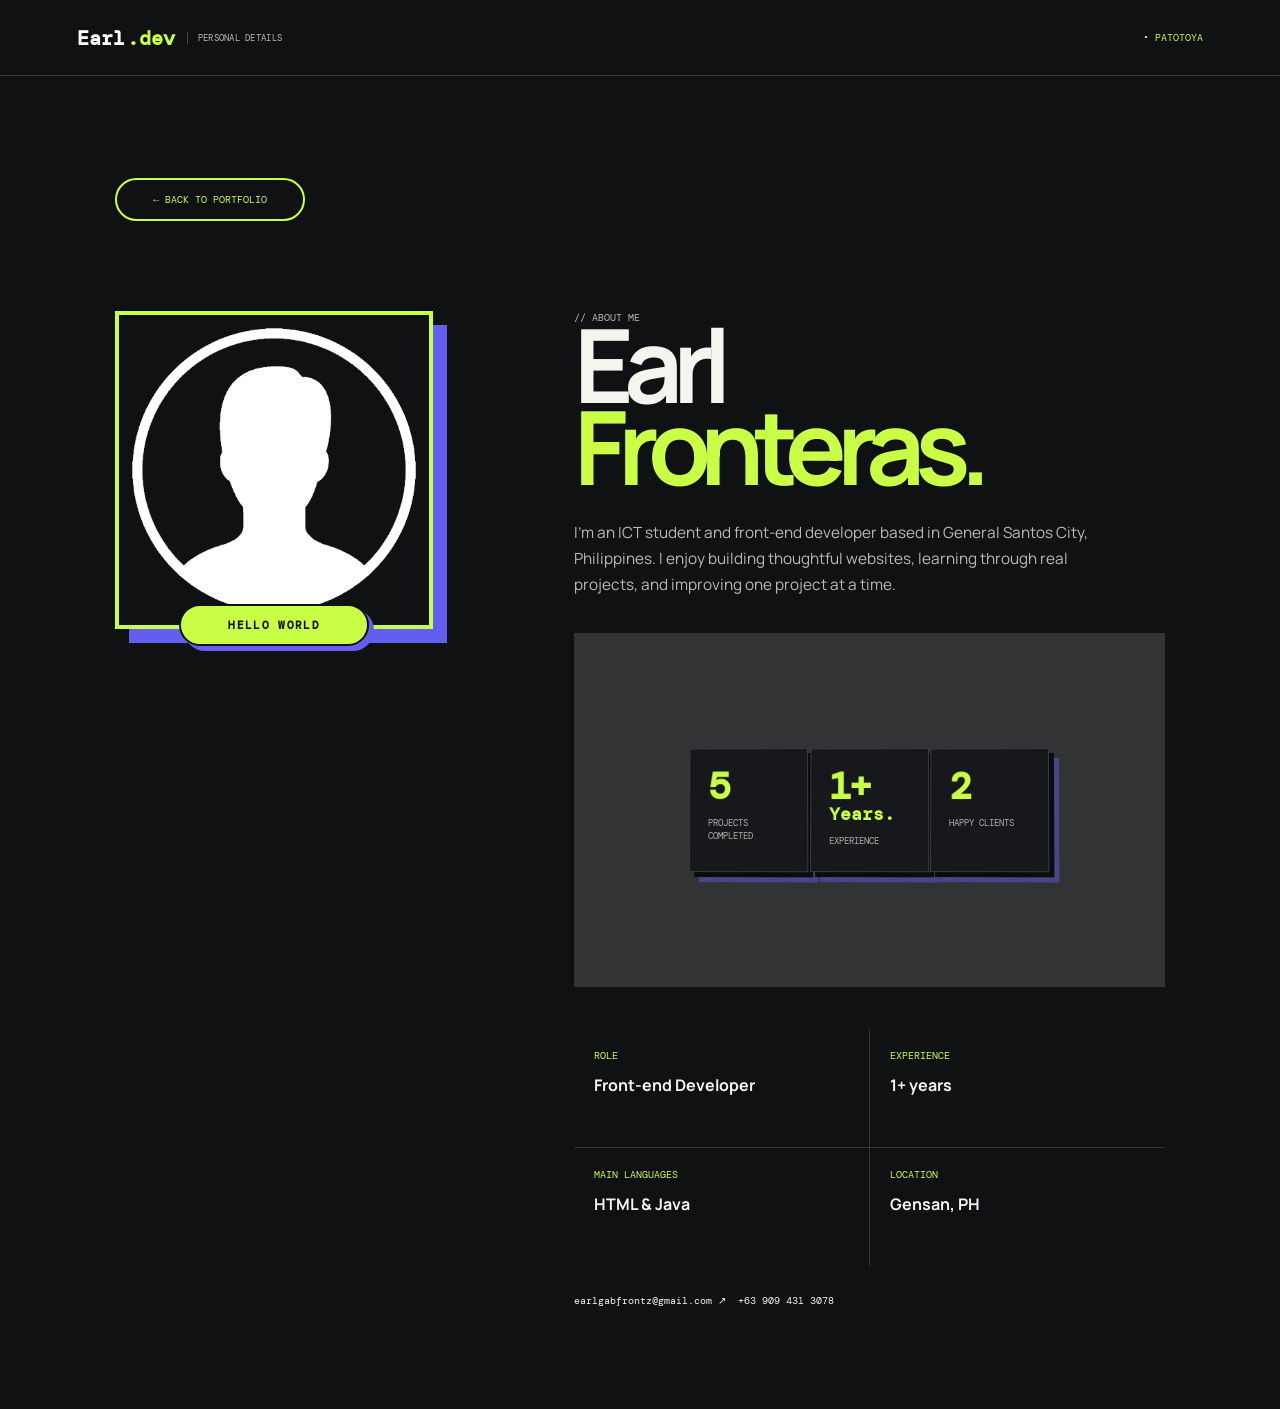
<file: personal-details.html>
<!doctype hphiptml>
<html lang="en">
<head>
  <meta charset="UTF-8">
  <meta name="viewport" content="width=device-width,initial-scale=1">
  <title>Personal Details | </title>
  <link rel="preconnect" href="https://fonts.googleapis.com">
  <link rel="preconnect" href="https://fonts.gstatic.com" crossorigin>
  <link href="https://fonts.googleapis.com/css2?family=DM+Mono:wght@400;500&family=Manrope:wght@400;600;700;800&display=swap" rel="stylesheet">
  <link rel="stylesheet" href="style.css">
  <style>
    body::after{content:"";position:fixed;z-index:100;inset:0;background:#c9ff45;transform:translateX(-101%);transition:transform .42s cubic-bezier(.76,0,.24,1);pointer-events:none}
    body.page-leaving::after,body.page-entering::after{transform:translateX(0)}
    body.page-leaving header,body.page-leaving main{opacity:0;transform:translateY(-12px);transition:opacity .25s ease,transform .25s ease}
    .details-page .back-link{justify-content:center;min-width:190px;padding:13px 18px;border:2px solid #c9ff45;border-radius:999px;transition:background .22s ease,color .22s ease,transform .25s cubic-bezier(.16,1,.3,1),box-shadow .25s ease}
    .details-page .back-link:hover,.details-page .back-link:focus-visible{background:#c9ff45;color:#101113;text-decoration:none;transform:translateX(-5px) scale(1.06);box-shadow:0 0 22px rgba(201,255,69,.55)}
  </style>
</head>
<body class="details-page page-entering">
  <header>
    <a class="logo" href="index.html">Earl<span>.dev</span><span class="role">personal details</span></a>
    <a class="available" href="mailto:earlgabfrontz@gmail.com">&bull; patotoya</a>
  </header>
  <main class="details-main">
    <a class="back-link" href="index.html?from=details">&larr; Back to portfolio</a>
    <div class="details-grid">
      <div class="details-photo-wrap">
        <img class="details-photo" src="profile-cutout.png" alt="Portrait of Earl">
        <button class="profile-hello" type="button" aria-label="Animate the Hello World badge">HELLO WORLD</button>
      </div>
      <div class="details-copy">
        <p class="label">// ABOUT ME</p>
        <h1>Earl<br><span>Fronteras.</span></h1>
        <p class="details-intro">I&rsquo;m an ICT student and front-end developer based in General Santos City, Philippines. I enjoy building thoughtful websites, learning through real projects, and improving one project at a time.</p>
        <section class="achievement-strip" aria-label="Experience highlights">
          <article><strong class="project-count" data-count-to="10">1</strong><span>Projects completed</span></article>
          <article><strong>1+<span> Years.</span></strong><span>Experience</span></article>
          <article><strong>2</strong><span>Happy clients</span></article>
        </section>
        <dl class="details-list">
          <div><dt>Role</dt><dd>Front-end Developer</dd></div>
          <div><dt>Experience</dt><dd>1+ years</dd></div>
          <div><dt>Main languages</dt><dd>HTML &amp; Java</dd></div>
          <div><dt>Location</dt><dd>Gensan, PH</dd></div>
        </dl>
        <div class="details-contact">
          <a href="mailto:earlgabfrontz@gmail.com">earlgabfrontz@gmail.com &nearr;</a>
          <a href="tel:+639094313078">+63 909 431 3078</a>
        </div>
      </div>
    </div>
  </main>
  <script src="script.js"></script>
</body>
</html>
</file>
<file: style.css>
*{box-sizing:border-box}
.card{border-radius:18px}.language{border-radius:16px;overflow:hidden}
body .phone-art{padding:5px}.phone-art img{display:block;width:100%;height:100%;border-radius:17px;object-fit:cover;object-position:top}
.card-bottom a+a{margin-left:14px}
.letter-art{position:absolute;top:18%;right:9%;width:190px;height:140px;padding:22px;background:#f8f7ed;border:3px solid #101113;box-shadow:10px 10px 0 #e85a40;transform:rotate(8deg);transition:transform .35s ease}.letter-art::after{content:"";position:absolute;right:0;bottom:0;border-style:solid;border-width:0 0 54px 88px;border-color:transparent transparent #e85a40 transparent}.letter-art span{font:700 13px 'DM Mono',monospace;letter-spacing:.06em}.letter-art i{position:absolute;left:24px;bottom:20px;color:#e85a40;font-size:38px;font-style:normal}.confession-card:hover .letter-art{transform:rotate(-5deg) translateY(-8px)}.phone-art{position:absolute;top:13%;right:12%;width:145px;height:255px;padding-top:45px;border:5px solid #101113;border-radius:25px;background:#c9ff45;color:#101113;box-shadow:10px 10px 0 #4b45bf;text-align:center;transform:rotate(9deg);transition:transform .35s ease}.phone-art i{position:absolute;top:10px;left:50%;width:55px;height:10px;border-radius:99px;background:#101113;transform:translateX(-50%)}.phone-art strong{display:block;font:700 26px 'DM Mono',monospace}.phone-art em{display:block;margin-top:65px;font:9px 'DM Mono',monospace;font-style:normal;letter-spacing:.08em}.phone-card:hover .phone-art{transform:rotate(0) translateY(-9px)}@media(max-width:650px){.letter-art{right:-18px;opacity:.72}.phone-art{right:-12px;opacity:.72;transform:rotate(9deg) scale(.78);transform-origin:top right}}
.skill-groups{display:grid;grid-template-columns:repeat(2,minmax(0,1fr));gap:42px}.skill-group{padding:24px;border:1px solid #ffffff29;border-radius:16px}.skill-group h3{margin:0 0 25px;color:#c9ff45;font:700 14px 'DM Mono',monospace;text-transform:uppercase;letter-spacing:.08em}.skill-group .skill-bars{grid-template-columns:1fr;gap:22px}body.light-theme .skill-group{border-color:#1113152b}@media(max-width:650px){.skill-groups{grid-template-columns:1fr;gap:22px}.skill-group{padding:20px}}
.hero-bio{padding:18px;border:1px solid #c9ff4570;border-left:4px solid #c9ff45;border-radius:0 10px 10px 0;background:#ffffff08}
body.details-page .achievement-strip article{border:1px solid #ffffff24;box-shadow:5px 5px 0 #0b0c0d,10px 10px 0 #635df170;transform:perspective(700px) rotateX(2deg) rotateY(-2deg);transform-style:preserve-3d}body.details-page .achievement-strip article:hover{box-shadow:9px 9px 0 #0b0c0d,16px 16px 0 #635df180;transform:perspective(700px) translateY(-7px) rotateX(5deg) rotateY(-5deg) scale(1.04)}
body .hero-bio{cursor:zoom-in;transition:transform .25s cubic-bezier(.16,1,.3,1),background .25s ease,box-shadow .25s ease}body .hero-bio:hover{background:#ffffff10;box-shadow:0 12px 28px rgba(0,0,0,.22);transform:scale(1.045)}body .hero-bio:active{transform:scale(.98)}
.hero h1 .hero-word{-webkit-text-stroke:1px #dfff8d;text-shadow:2px 2px 0 #8eaf33,4px 4px 0 #6d8328,6px 6px 0 #4c5b1e,8px 8px 0 #635df1,12px 12px 18px rgba(0,0,0,.38);transition:text-shadow .3s ease}.hero h1:hover .hero-word{text-shadow:2px 2px 0 #8eaf33,5px 5px 0 #6d8328,8px 8px 0 #4c5b1e,12px 12px 0 #635df1,17px 17px 23px rgba(0,0,0,.45)}@media(max-width:650px){.hero h1 .hero-word{-webkit-text-stroke:0;text-shadow:2px 2px 0 #71872a,4px 4px 0 #635df1,7px 7px 12px rgba(0,0,0,.35)}}
@media(max-width:650px){body .intro-screen{min-height:100dvh;padding:24px 16px}body .intro-kicker{width:min(100%,320px);height:40px;font-size:clamp(22px,8vw,32px);white-space:nowrap}body .intro-progress{width:min(250px,74vw);margin-top:22px}}
#work .github-activity{display:block;width:100%;max-width:900px;padding:18px;border-radius:14px;background:#17181b}#work .github-activity svg{vertical-align:middle;margin-right:7px}#work .github-activity-label{vertical-align:middle}#work .github-activity-label b{margin-left:7px;font-size:15px}.github-chart{display:block;width:100%;min-height:118px;margin-top:16px;border-radius:8px;background:#101113;object-fit:contain}body.light-theme #work .github-activity{background:#c3c6c2}body.light-theme .github-chart{background:#ced1cd}
html body.light-theme{background:#ced1cd;color:#17191a}html body.light-theme header,html body.light-theme nav{background:rgba(206,209,205,.94)}html body.light-theme .skills-section{background:#c3c6c2}
.details-photo-wrap{position:relative;width:min(100%,330px)}.details-photo-wrap .details-photo{display:block;width:100%}.profile-hello{position:absolute;left:50%;bottom:-17px;z-index:2;min-width:190px;padding:12px 20px;border:2px solid #101113;border-radius:999px;background:#c9ff45;color:#101113;box-shadow:5px 5px 0 #635df1;transform:translateX(-50%);cursor:pointer;font:700 11px 'DM Mono',monospace;letter-spacing:.12em;text-align:center;white-space:nowrap;transition:transform .25s cubic-bezier(.16,1,.3,1),box-shadow .25s ease,background .25s ease}.profile-hello:hover,.profile-hello:focus-visible{background:#f5f5f0;box-shadow:8px 8px 0 #635df1;transform:translateX(-50%) translateY(-6px) rotate(-2deg);outline:none}.profile-hello.is-popping{animation:hello-pop .55s cubic-bezier(.16,1,.3,1)}@keyframes hello-pop{35%{transform:translateX(-50%) translateY(-14px) rotate(4deg) scale(1.14)}70%{transform:translateX(-50%) translateY(2px) rotate(-2deg) scale(.96)}100%{transform:translateX(-50%)}}@media(max-width:650px){.details-photo-wrap{width:min(72vw,290px)}.profile-hello{min-width:170px;padding:10px 16px;font-size:10px}}
header{position:relative;top:auto;z-index:auto;background:transparent;backdrop-filter:none}header>.theme-toggle{margin-left:auto;margin-right:18px}nav{position:fixed;top:9px;left:50%;z-index:30;padding:5px 18px;border:1px solid #ffffff29;border-radius:999px;background:rgba(16,17,19,.94);transform:translateX(-50%);backdrop-filter:blur(12px)}body.is-loading nav{display:none}nav a{width:48px;height:48px}body.light-theme nav{border-color:#1113152b;background:rgba(244,244,237,.94)}
html{scroll-behavior:smooth;scroll-padding-top:76px}
body{margin:0;overflow-x:hidden;background:#101113;color:#f5f5f0;font-family:Manrope,Arial,sans-serif;touch-action:pan-y;transition:background-color .5s ease,color .5s ease}
.skip-link{position:fixed;z-index:20;top:12px;left:12px;padding:10px 14px;background:#c9ff45;color:#101113;text-decoration:none;font:10px 'DM Mono',monospace;text-transform:uppercase;transform:translateY(-150%);transition:transform .2s ease}.skip-link:focus{transform:translateY(0);outline:2px solid #fff;outline-offset:2px}a:focus-visible,button:focus-visible{outline:2px solid #c9ff45;outline-offset:4px}
body.is-loading{overflow:hidden}.intro-screen{position:fixed;z-index:10;inset:0;display:grid;place-content:center;text-align:center;background:#101113;transition:opacity .6s ease,visibility .6s ease}.intro-kicker{position:relative;width:min(360px,78vw);height:44px;margin:0;color:#c9ff45;font:700 clamp(25px,5vw,46px) 'DM Mono',monospace;letter-spacing:-.07em}.intro-kicker span{position:absolute;inset:0;display:grid;place-items:center;opacity:0;animation:welcome-cycle 2s ease forwards}.intro-kicker span:nth-child(2){animation-delay:2s}.intro-kicker span:nth-child(3){animation-delay:4s}.intro-kicker span:nth-child(4){animation-delay:6s}.intro-kicker span:nth-child(5){animation-delay:8s}.intro-kicker span:nth-child(6){animation-delay:10s}.intro-kicker span:nth-child(7){animation-delay:12s}.intro-progress{width:min(270px,65vw);height:2px;margin:30px auto 0;background:#ffffff29;overflow:hidden}.intro-progress i{display:block;width:100%;height:100%;background:#c9ff45;transform:translateX(-100%);animation:intro-load 15s cubic-bezier(.16,1,.3,1) forwards}.intro-screen.is-hidden{opacity:0;visibility:hidden;pointer-events:none}@keyframes intro-load{to{transform:translateX(0)}}@keyframes welcome-cycle{0%{opacity:0;transform:translateY(5px)}12%,88%{opacity:1;transform:translateY(0)}100%{opacity:0;transform:translateY(-5px)}}
header{height:76px;padding:0 6vw;border-bottom:1px solid #ffffff29;display:flex;align-items:center;justify-content:space-between}
.logo{display:flex;align-items:center;gap:2px;color:#fff;text-decoration:none;font:700 20px 'DM Mono',monospace}.logo .role{margin-left:10px;padding-left:10px;border-left:1px solid #ffffff3d;color:#b7bbb5;font:9px 'DM Mono',monospace;text-transform:uppercase;letter-spacing:.03em}header,.logo,.logo .role,.label,.intro,.hero-bio,.terminal,.terminal-head,.output,.language,footer{transition:background-color .5s ease,color .5s ease,border-color .5s ease}
.logo span,h1 span,.green,.section-title span{color:#c9ff45}
nav{display:flex;gap:32px}
nav a,.available,.label{font:10px 'DM Mono',monospace;text-transform:uppercase;color:#b7bbb5;text-decoration:none}
nav a{display:grid;place-items:center;width:42px;height:42px;border-radius:50%;transition:color .2s ease,background-color .2s ease,box-shadow .2s ease}nav a:hover,nav a:focus-visible{background:#c9ff45;color:#101113;box-shadow:0 0 18px rgba(201,255,69,.65);outline:none}
.theme-toggle{width:34px;height:34px;padding:0;border:1px solid #ffffff44;border-radius:50%;background:transparent;color:#c9ff45;cursor:pointer;font-size:17px;transition:background .2s ease,color .2s ease,transform .2s ease}.theme-toggle:hover{background:#c9ff45;color:#101113;transform:rotate(20deg)}
.available{color:#c9ff45}
.hero,section{padding:9vw}
.hero{min-height:calc(100vh - 76px)}
.label{margin:0}
.hero-grid{display:grid;grid-template-columns:1.1fr .9fr;gap:7vw;align-items:center;margin:11vh 0}
.hero h1,#contact h2{font-size:clamp(64px,9vw,140px);line-height:.82;letter-spacing:-.1em;margin:0}
.hero-title{display:flex;flex-direction:column;align-items:flex-start}.hero-word{display:block;color:inherit;opacity:0;transition:opacity .3s ease,transform .85s cubic-bezier(.16,1,.3,1)}.hero-word-front{transform:translateX(-110%)}.hero-word-developer{transform:translateX(110%);transition-delay:.12s}.intro-complete .hero-word{opacity:1;transform:translateX(0)}.hero-bio{max-width:560px;margin:28px 0 0;color:#b7bbb5;font-size:clamp(12px,1.05vw,15px);line-height:1.7}.portrait-wrap{display:grid;place-items:center}.profile-photo{width:clamp(190px,27vw,360px);aspect-ratio:1;object-fit:cover;border-radius:50%;border:4px solid #c9ff45;box-shadow:12px 12px 0 #635df1;opacity:0;transform:translateX(90px) rotate(6deg);transition:opacity .35s ease,transform .8s cubic-bezier(.16,1,.3,1);cursor:pointer}.intro-complete .profile-photo{opacity:1;transform:translateX(0) rotate(0)}.intro-complete .portrait-wrap:hover .profile-photo{transform:scale(1.1) rotate(-3deg);box-shadow:18px 18px 0 #635df1}
.portrait-wrap{position:relative}.profile-stats{position:absolute;right:-4%;bottom:-8px;display:grid;gap:9px;z-index:2;opacity:0;transform:translateX(35px);transition:opacity .4s ease .45s,transform .55s cubic-bezier(.16,1,.3,1) .45s}.intro-complete .profile-stats{opacity:1;transform:translateX(0)}.intro-complete .portrait-wrap:hover .profile-stats{transform:translateX(0) scale(1.06)}.profile-stats p{margin:0;padding:11px 15px;background:#f5f5f0;color:#101113;border:1px solid #1011131f;border-radius:4px;box-shadow:5px 5px 0 #1011131c;font:600 10px 'DM Mono',monospace;text-transform:uppercase;white-space:nowrap;transition:transform .2s ease,box-shadow .2s ease}.profile-stats p:hover{transform:scale(1.06);box-shadow:7px 7px 0 #635df1}.profile-stats b{display:inline-grid;place-items:center;width:18px;height:18px;margin-right:8px;border-radius:50%;background:#101113;color:#c9ff45;font-size:9px;vertical-align:middle}
.terminal{padding:18px 25px;background:#1c1e21;border:1px solid #ffffff25;box-shadow:10px 10px #c9ff45;font:11px/1.7 'DM Mono',monospace;color:#f5f5f0}
.terminal-head{margin:-18px -25px 18px;padding:8px 12px;border-bottom:1px solid #ffffff25;color:#91968e;font-size:9px}
.terminal-head i{display:inline-block;width:7px;height:7px;background:#f15b50;border-radius:50%;margin-right:5px}
.terminal-head i:nth-child(2){background:#f3c85b}.terminal-head i:nth-child(3){background:#c9ff45}
.output{color:#9ba399;margin-left:15px}.terminal em{display:inline-block;background:#c9ff45;width:8px;height:14px;vertical-align:middle}
.intro{border-top:1px solid #ffffff29;padding-top:18px;max-width:100%;font-size:13px;color:#b7bbb5}.intro a{float:right;color:#c9ff45;text-decoration:none;font:10px 'DM Mono',monospace}
.ticker{overflow:hidden;white-space:nowrap;background:#c9ff45;color:#101113;padding:17px 0;font:11px 'DM Mono',monospace;letter-spacing:.05em}.ticker span{display:block;width:max-content;animation:ticker-scroll 18s linear infinite}@keyframes ticker-scroll{to{transform:translateX(-33.333%)}}@media(prefers-reduced-motion:reduce){.ticker span{animation:none}}
section>.label{border-bottom:1px solid #ffffff29;padding-bottom:15px;margin-bottom:50px}
.work-heading{display:flex;align-items:end;justify-content:space-between;gap:40px;margin:-10px 0 55px}.work-heading h2{margin:0;font-size:clamp(42px,6.3vw,88px);letter-spacing:-.1em;line-height:.86}.work-heading h2 span{color:#c9ff45}.work-heading p{max-width:300px;margin:0;color:#aab0a5;font:11px/1.7 'DM Mono',monospace;text-transform:uppercase}.scroll-reveal-left,.scroll-reveal-right{opacity:0;transition:opacity .35s ease,transform .8s cubic-bezier(.16,1,.3,1)}.scroll-reveal-left{transform:translateX(-90px)}.scroll-reveal-right{transform:translateX(90px)}.scroll-reveal-left.is-revealed,.scroll-reveal-right.is-revealed{opacity:1;transform:translateX(0)}.works{display:grid;grid-template-columns:1fr 1fr;gap:25px}.card{position:relative;min-height:390px;padding:24px;display:flex;flex-direction:column;justify-content:space-between;overflow:hidden;transition:transform .25s ease,box-shadow .25s ease}.card:hover{z-index:1;transform:scale(1.025);box-shadow:0 0 26px rgba(201,255,69,.7)}.card:first-child{grid-column:span 2;min-height:490px}.card small,.card p,.card-top span,.card a{font:10px 'DM Mono',monospace}.card-top{position:relative;z-index:2;display:flex;justify-content:space-between;gap:15px}.card-top span{opacity:.7}.card-bottom{position:relative;z-index:2;display:flex;align-items:end;justify-content:space-between;gap:24px}.card h2{font-size:clamp(42px,7vw,105px);letter-spacing:-.1em;line-height:.78;margin:0}.card-bottom>div{width:min(210px,43%)}.card p{margin:0 0 13px;line-height:1.55}.card a{display:inline-block;color:inherit;text-decoration:none;border-bottom:1px solid currentColor;padding-bottom:4px;text-transform:uppercase}.card a b{font-size:14px;margin-left:7px}.work-note{margin:22px 0 0;color:#aab0a5;font:10px 'DM Mono',monospace;letter-spacing:.04em}.github-activity{display:inline-flex;align-items:center;gap:9px;margin-top:16px;padding:12px 15px;border:1px solid #ffffff45;color:#f5f5f0;text-decoration:none;font:10px 'DM Mono',monospace;text-transform:uppercase;transition:background .2s ease,color .2s ease,transform .2s ease}.github-activity:hover,.github-activity:focus-visible{background:#c9ff45;color:#101113;transform:translateY(-3px);outline:none}.github-activity svg{width:18px;height:18px;fill:currentColor}.github-activity span{font-size:15px}
.works{transition:filter .25s ease}.works:hover{filter:drop-shadow(0 0 18px rgba(201,255,69,.42))}
.purple{background:#635df1;color:#101113}.white{background:#e8e9df;color:#101113}.orange{background:#e85a40;color:#101113}
.calculator{isolation:isolate}.calculator-art{position:absolute;z-index:0;right:11%;top:50%;width:250px;padding:20px;background:#27283c;border:3px solid #101113;border-radius:20px;box-shadow:12px 12px 0 #4b45bf;transform:translateY(-50%) rotate(10deg);opacity:.75;transition:transform .45s cubic-bezier(.16,1,.3,1),opacity .3s ease}.calculator:hover .calculator-art{transform:translateY(-60%) rotate(4deg);opacity:1}.calc-screen{display:block;height:55px;margin-bottom:18px;padding:13px;text-align:right;border:3px solid #101113;border-radius:7px;background:#c9ff45;font:15px 'DM Mono',monospace}.calc-keys{display:grid;grid-template-columns:repeat(3,1fr);gap:10px}.calc-keys i{height:36px;border:2px solid #101113;border-radius:7px;background:#a8a4ff}.calc-keys i:nth-child(3n){background:#c9ff45}.health-art{position:absolute;right:10%;top:18%;width:150px;height:150px;border:13px solid #c9ff45;border-left-color:#101113;border-radius:50%;display:grid;place-content:center;text-align:center;transform:rotate(-25deg);transition:transform .4s ease}.health:hover .health-art{transform:rotate(30deg) scale(1.1)}.health-art strong{font-size:48px;letter-spacing:-.1em;line-height:.8}.health-art em{font:8px 'DM Mono',monospace;font-style:normal;margin-top:8px}.archive-art{position:absolute;right:-18px;top:61px;display:grid;grid-template-columns:repeat(2,100px);gap:8px;transform:rotate(12deg);transition:transform .4s ease}.archive:hover .archive-art{transform:rotate(0) translate(-12px,8px)}.archive-art i{display:grid;place-items:center;width:100px;height:86px;background:#101113;color:#e85a40;font:24px 'DM Mono',monospace;font-style:normal}.archive-art i:nth-child(2),.archive-art i:nth-child(3){background:#c9ff45;color:#101113}@media(max-width:650px){.work-heading{display:block;margin-bottom:40px}.work-heading p{margin-top:22px}.calculator-art{right:-20px;width:190px;padding:14px;opacity:.5}.calc-screen{height:42px;margin-bottom:12px;padding:9px;font-size:12px}.calc-keys{gap:7px}.calc-keys i{height:27px}.card-bottom{display:block}.card-bottom>div{width:100%;margin-top:22px}.health-art{right:7%;top:18%;width:130px;height:130px}.archive-art{top:60px}.work-note{line-height:1.6}}
.section-title{font-size:clamp(40px,6vw,85px);line-height:.9;letter-spacing:-.09em;margin:0 0 50px}
.language-grid{display:grid;grid-template-columns:repeat(3,1fr);gap:18px}.language{min-height:230px;padding:25px;border:1px solid #ffffff29;transition:transform .25s ease,border-color .25s ease,box-shadow .25s ease}.language:hover{position:relative;z-index:1;transform:scale(1.05);border-color:#c9ff45;box-shadow:0 0 24px rgba(201,255,69,.65)}.language b{display:grid;place-items:center;width:75px;height:75px;font:700 28px 'DM Mono',monospace;color:#fff}.language h3{font-size:24px;margin:30px 0 5px}.language p{font:10px 'DM Mono',monospace;color:#aab0a5;text-transform:uppercase}
.html b{background:#e44d26}.css b{background:#264de4}.js{background:#f7df1e;color:#111}.js b{background:#111;color:#f7df1e}.js p{color:#514c14}
.language-logo{display:block;width:48px;height:48px;object-fit:contain}.react b{background:#20232a}.python b{background:#3776ab}.java b{background:#f5f5f0}
.skills-section{background:#17181b}.skills-heading{display:flex;align-items:end;justify-content:space-between;gap:40px}.skills-heading .section-title{margin-bottom:50px}.skills-heading p{max-width:300px;margin:0 0 50px;color:#aab0a5;font:10px/1.7 'DM Mono',monospace;text-transform:uppercase}.skill-bars{display:grid;grid-template-columns:repeat(2,minmax(0,1fr));gap:28px 42px}.skill-bar-label{display:flex;justify-content:space-between;align-items:center;margin-bottom:11px;font:11px 'DM Mono',monospace;text-transform:uppercase}.skill-bar-label strong{color:#c9ff45;font-weight:500}.skill-bar-track{height:22px;padding:4px;background:#ffffff1f;border-radius:999px;overflow:hidden}.skill-bar-track i{display:block;width:var(--level);height:100%;background:#c9ff45;border-radius:999px;transform:scaleX(0);transform-origin:left}.skills-section.is-filled .skill-bar-track i{animation:skill-fill 1.1s cubic-bezier(.16,1,.3,1) both}.skill-bar:nth-child(2) i{animation-delay:.08s}.skill-bar:nth-child(3) i{animation-delay:.16s}.skill-bar:nth-child(4) i{animation-delay:.24s}.skill-bar:nth-child(5) i{animation-delay:.32s}.skill-bar:nth-child(6) i{animation-delay:.4s}@keyframes skill-fill{to{transform:scaleX(1)}}body.light-theme .skills-section{background:#e7e8df}body.light-theme .skill-bar-track{background:#1113151c}@media(prefers-reduced-motion:reduce){.skill-bar-track i{transform:scaleX(1)}.skills-section.is-filled .skill-bar-track i{animation:none}}@media(max-width:650px){.skills-heading{display:block}.skills-heading .section-title{margin-bottom:24px}.skills-heading p{margin:0 0 36px}.skill-bars{grid-template-columns:1fr;gap:20px}}
.scroll-letter{display:inline-block;opacity:0;transform:translateY(.55em) rotate(3deg);transition:opacity .45s ease,transform .55s cubic-bezier(.16,1,.3,1);transition-delay:var(--letter-delay)}.letters-visible .scroll-letter{opacity:1;transform:translateY(0) rotate(0)}.skills-heading .section-title.letters-scattered .scroll-letter{cursor:pointer;opacity:1;transform:translate(var(--scatter-x),var(--scatter-y)) rotate(var(--scatter-rotate)) scale(var(--scatter-scale));animation:scatter-float var(--float-duration) ease-in-out infinite alternate;transition:opacity .3s ease,transform .85s cubic-bezier(.16,1,.3,1);transition-delay:var(--scatter-delay)}.skills-heading .section-title.letters-arranged .scroll-letter{opacity:1;transform:translate(0) rotate(0) scale(1);animation:letter-settle .78s cubic-bezier(.16,1,.3,1) both;animation-delay:var(--scatter-delay)}.skills-heading .section-title.letters-scattered .scroll-letter:hover{color:#635df1}@keyframes scatter-float{from{transform:translate(var(--scatter-x),var(--scatter-y)) rotate(var(--scatter-rotate)) scale(var(--scatter-scale))}to{transform:translate(calc(var(--scatter-x) + var(--float-x)),calc(var(--scatter-y) + var(--float-y))) rotate(calc(var(--scatter-rotate) + var(--float-rotate))) scale(var(--scatter-scale))}}@keyframes letter-settle{0%{transform:translate(var(--scatter-x),var(--scatter-y)) rotate(var(--scatter-rotate)) scale(var(--scatter-scale))}72%{transform:translate(0) rotate(0) scale(1.13)}100%{transform:translate(0) rotate(0) scale(1)}}@media(prefers-reduced-motion:reduce){.scroll-letter,.scroll-reveal-left,.scroll-reveal-right,.skills-heading .section-title.letters-scattered .scroll-letter,.skills-heading .section-title.letters-arranged .scroll-letter{opacity:1;transform:none;animation:none;transition:none}}
#contact{background:#c9ff45;color:#101113;min-height:550px}#contact .label{border-color:#10111344;color:#384321}#contact h2{margin:14vh 0 50px}#contact h2 span{color:#635df1}.mail{display:block;width:max-content;max-width:100%;color:#101113;text-decoration:none;border-bottom:2px solid;padding-bottom:8px;font:clamp(15px,2vw,26px) 'DM Mono',monospace;overflow-wrap:anywhere}.phone{display:block;color:#101113;text-decoration:none;font:13px 'DM Mono',monospace;margin-top:22px}.social-links{display:flex;gap:10px;margin-top:16px}.social-links a{display:inline-grid;place-items:center;width:42px;height:42px;border:1px solid #101113;border-radius:50%;color:#101113;text-decoration:none;font-size:0;transition:background .2s ease,color .2s ease,transform .2s ease}.social-links a:hover,.social-links a:focus-visible{background:#101113;color:#c9ff45;transform:translateY(-3px) scale(1.08);outline:none}.social-links svg{width:18px;height:18px;fill:currentColor}.social-links svg rect,.social-links svg circle{fill:none;stroke:currentColor;stroke-width:2}
footer{display:flex;justify-content:space-between;padding:20px 6vw;color:#aab0a5;font:9px 'DM Mono',monospace}
section[id]{scroll-margin-top:76px}
@media(min-width:651px) and (max-width:960px){header{padding:0 5vw}.hero,section{padding:8vw 6vw}.hero-grid{gap:4vw}.hero-bio{font-size:12px}.profile-photo{width:min(31vw,290px)}.works{gap:16px}.language-grid{grid-template-columns:repeat(2,1fr)}.skills-section .skill-bars{gap:24px}body .details-main{padding:8vw 6vw}body .details-grid{gap:7vw}}
body.light-theme{background:#f4f4ed;color:#111315}body.light-theme header,body.light-theme section>.label{border-color:#1113152b}body.light-theme .logo{color:#111315}body.light-theme nav a,body.light-theme .label{color:#5d625c}body.light-theme .theme-toggle{border-color:#11131544;color:#384321}body.light-theme .hero-bio,body.light-theme .intro{color:#5d625c}body.light-theme .terminal{background:#e7e8df;border-color:#1113152b;color:#111315}body.light-theme .terminal-head{border-color:#1113152b;color:#62685f}body.light-theme .output{color:#5d625c}body.light-theme .language{border-color:#1113152b}body.light-theme footer{color:#5d625c}body.light-theme .intro-screen{background:#101113;color:#f5f5f0}
@media(max-width:650px){html{scroll-padding-top:64px}section[id]{scroll-margin-top:64px}header{height:64px;padding:0 7vw}nav{display:none}.available{font-size:8px}.logo .role{display:none}.theme-toggle{margin-left:auto;margin-right:12px}.hero,section{padding:20vw 7vw}.hero{min-height:calc(100vh - 64px)}.hero-grid{grid-template-columns:1fr;margin:12vh 0 7vh;gap:9vh}.hero h1,#contact h2{font-size:17vw}.hero-bio{margin-top:20px;font-size:11px;line-height:1.65}.profile-photo{width:min(68vw,260px);border-width:3px;box-shadow:7px 7px 0 #635df1}.intro{font-size:11px}.works,.language-grid{grid-template-columns:1fr}.card:first-child{grid-column:auto}.card,.card:first-child{min-height:260px}.language{min-height:160px}.language h3{margin:16px 0 5px}footer span:nth-child(2){display:none}}
@media(max-width:650px){.profile-stats{right:-3vw;bottom:-40px;gap:6px}.profile-stats p{padding:8px 10px;font-size:8px}.profile-stats b{width:15px;height:15px;margin-right:5px;font-size:7px}}
.intro-kicker{position:relative;width:min(360px,78vw);height:44px;margin:0;color:#c9ff45;font-size:clamp(25px,5vw,46px);letter-spacing:-.07em}.intro-kicker span{position:absolute;inset:0;display:grid;place-items:center;opacity:0;animation:welcome-cycle 2s ease forwards}.intro-kicker span:nth-child(2){animation-delay:2s}.intro-kicker span:nth-child(3){animation-delay:4s}.intro-kicker span:nth-child(4){animation-delay:6s}.intro-kicker span:nth-child(5){animation-delay:8s}.intro-kicker span:nth-child(6){animation-delay:10s}.intro-kicker span:nth-child(7){animation-delay:12s}.intro-progress{margin-top:24px}.intro-progress i{animation-duration:15s}@media(max-width:650px){.intro-kicker{font-size:clamp(24px,8vw,36px)}}
.details-button{display:inline-flex;align-items:center;justify-content:space-between;gap:34px;min-width:210px;margin-top:25px;padding:14px 20px;border:2px solid #c9ff45;border-radius:999px;color:#c9ff45;text-decoration:none;font:10px 'DM Mono',monospace;text-transform:uppercase;transition:background .2s ease,color .2s ease,transform .25s cubic-bezier(.16,1,.3,1),box-shadow .25s ease}.details-button span{font-size:17px;line-height:.5;transition:transform .2s ease}.details-button:hover,.details-button:focus-visible{background:#c9ff45;color:#101113;transform:translateY(-3px) scale(1.07);box-shadow:0 0 22px rgba(201,255,69,.55);outline:none}.details-button:hover span{transform:translateX(4px)}.details-page{min-height:100vh;background:#101113;color:#f5f5f0}.details-page header{padding:0 6vw}.details-main{padding:8vw 9vw}.back-link{display:inline-flex;align-items:center;gap:9px;color:#c9ff45;text-decoration:none;font:10px 'DM Mono',monospace;text-transform:uppercase}.back-link:hover,.back-link:focus-visible{text-decoration:underline;outline:none}.details-grid{display:grid;grid-template-columns:minmax(220px,.7fr) 1.3fr;gap:min(11vw,150px);align-items:start;margin-top:10vh}.details-photo{width:min(100%,330px);aspect-ratio:1;object-fit:cover;border:4px solid #c9ff45;box-shadow:14px 14px 0 #635df1}.details-copy h1{margin:0;font-size:clamp(54px,8vw,120px);line-height:.8;letter-spacing:-.1em}.details-copy h1 span{color:#c9ff45}.details-intro{max-width:550px;margin:32px 0;color:#b7bbb5;font-size:clamp(13px,1.2vw,16px);line-height:1.7}.achievement-strip{display:grid;grid-template-columns:repeat(3,1fr);gap:1px;margin-top:34px;background:#ffffff24}.achievement-strip article{min-height:124px;padding:18px;background:#17181b;transition:background .25s ease,color .25s ease,transform .25s ease,box-shadow .25s ease}.achievement-strip article:hover{position:relative;z-index:1;background:#c9ff45;color:#101113;transform:scale(1.08);box-shadow:0 0 28px rgba(201,255,69,.7)}.achievement-strip strong{display:block;color:#c9ff45;font:700 clamp(27px,3vw,42px)/1 'DM Mono',monospace;letter-spacing:-.08em;transition:color .25s ease}.achievement-strip article:hover strong{color:#101113}.achievement-strip strong span{font-size:.46em;letter-spacing:0}.achievement-strip article>span{display:block;margin-top:12px;color:#aab0a5;font:9px 'DM Mono',monospace;text-transform:uppercase;line-height:1.35;transition:color .25s ease}.achievement-strip article:hover>span{color:#384321}.details-list{display:grid;grid-template-columns:repeat(2,minmax(0,1fr));gap:1px;margin-top:42px;background:#ffffff24}.details-list div{min-height:118px;padding:20px;background:#101113}.details-list dt{color:#c9ff45;font:10px 'DM Mono',monospace;text-transform:uppercase}.details-list dd{margin:12px 0 0;font-size:16px;font-weight:700}.details-contact{display:flex;flex-wrap:wrap;gap:12px;margin-top:28px}.details-contact a{color:#f5f5f0;text-decoration:none;font:10px 'DM Mono',monospace}.details-contact a:hover,.details-contact a:focus-visible{color:#c9ff45;outline:none}@media(max-width:650px){.details-page header{padding:0 7vw}.details-main{padding:16vw 7vw}.details-grid{grid-template-columns:1fr;gap:55px;margin-top:8vh}.details-photo{width:min(72vw,290px)}.achievement-strip{grid-template-columns:1fr}.achievement-strip article{min-height:88px}.details-list{grid-template-columns:1fr}.details-list div{min-height:90px}}
</file>
